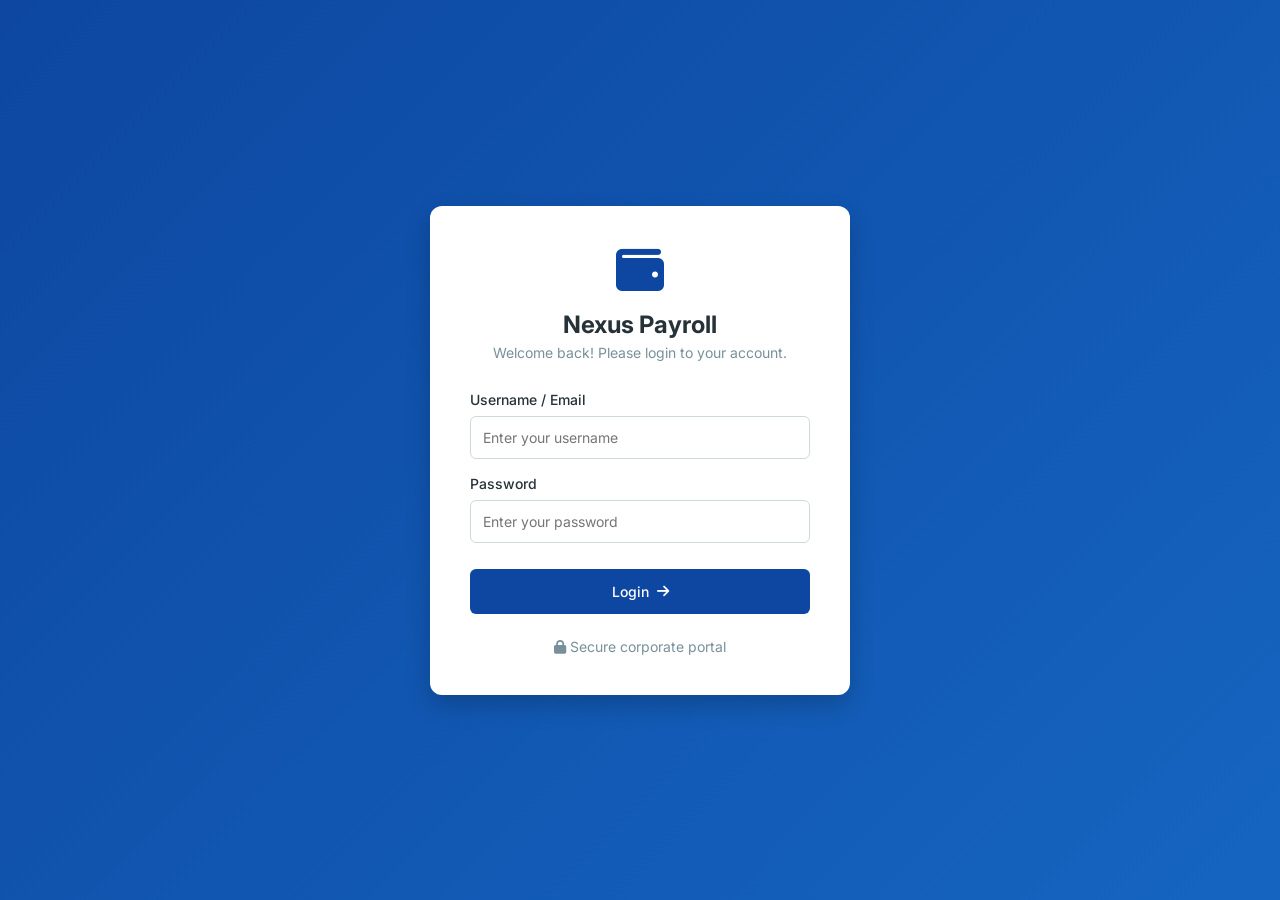
<file: index.html>
<!DOCTYPE html>
<html lang="en">
<head>
    <meta charset="UTF-8">
    <meta name="viewport" content="width=device-width, initial-scale=1.0">
    <title>Login - Payroll Management System</title>
    <!-- Use FontAwesome for icons -->
    <link rel="stylesheet" href="https://cdnjs.cloudflare.com/ajax/libs/font-awesome/6.4.0/css/all.min.css">
    <link rel="stylesheet" href="css/style.css">
</head>
<body class="login-body">

    <div class="login-container">
        <div class="login-header">
            <i class="fas fa-wallet"></i>
            <h1>Nexus Payroll</h1>
            <p>Welcome back! Please login to your account.</p>
        </div>
        
        <form id="loginForm">
            <div class="form-group" style="text-align: left;">
                <label for="username">Username / Email</label>
                <input type="text" id="username" class="form-control" placeholder="Enter your username" required>
            </div>
            <div class="form-group" style="text-align: left;">
                <label for="password">Password</label>
                <input type="password" id="password" class="form-control" placeholder="Enter your password" required>
            </div>
            
            <button type="submit" class="btn btn-primary" style="width: 100%; justify-content: center; margin-top: 10px; padding: 14px;">
                Login <i class="fas fa-arrow-right"></i>
            </button>
        </form>
        
        <p style="margin-top: 24px; color: var(--text-light); font-size: 14px;">
            <i class="fas fa-lock"></i> Secure corporate portal
        </p>
    </div>

    <script src="js/main.js"></script>
</body>
</html>
</file>
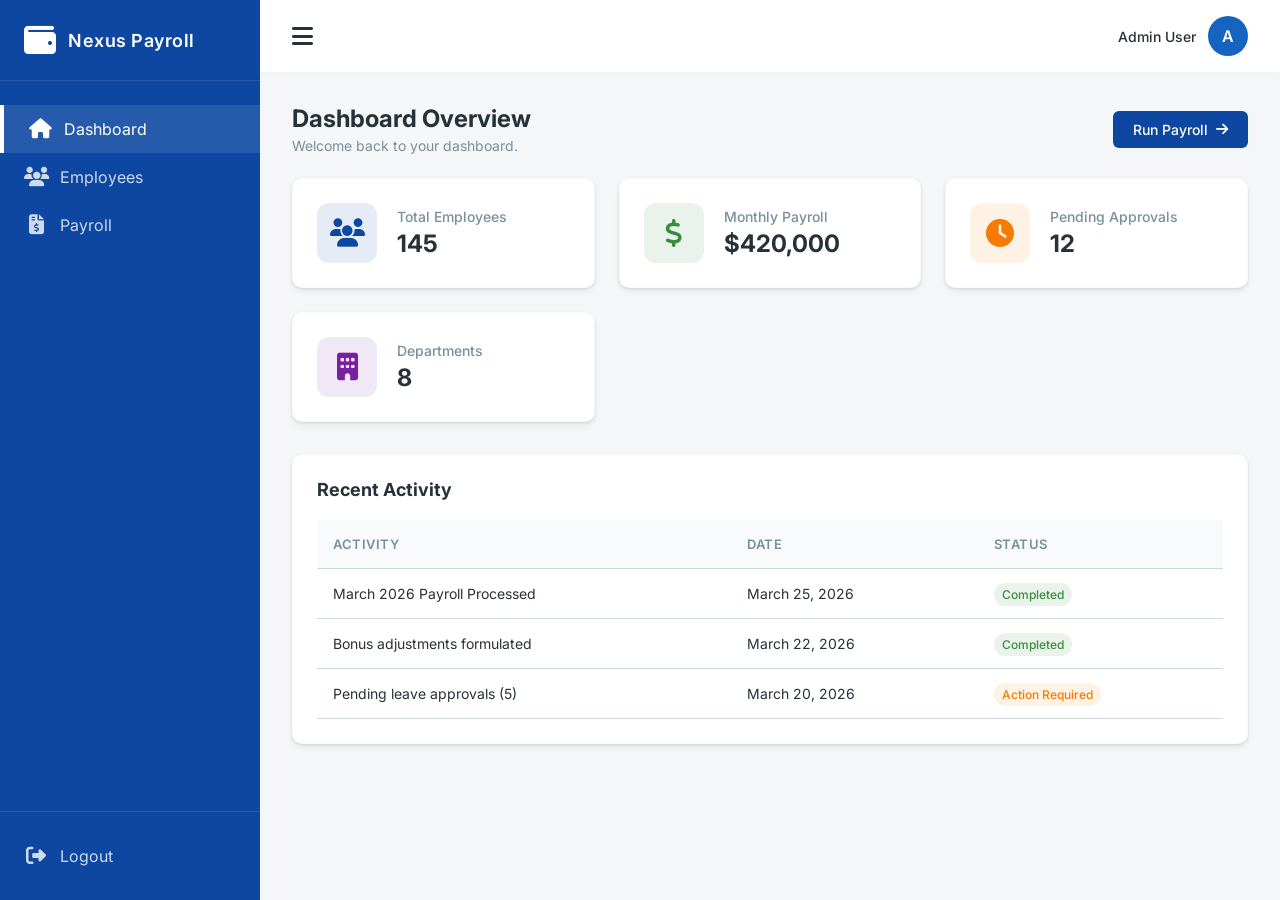
<file: dashboard.html>
<!DOCTYPE html>
<html lang="en">
<head>
    <meta charset="UTF-8">
    <meta name="viewport" content="width=device-width, initial-scale=1.0">
    <title>Dashboard - Payroll Management System</title>
    <link rel="stylesheet" href="https://cdnjs.cloudflare.com/ajax/libs/font-awesome/6.4.0/css/all.min.css">
    <link rel="stylesheet" href="css/style.css">
</head>
<body>

    <!-- Sidebar -->
    <aside class="sidebar" id="sidebar">
        <div class="sidebar-header">
            <i class="fas fa-wallet fa-2x"></i>
            <h2>Nexus Payroll</h2>
        </div>
        <nav class="sidebar-nav">
            <a href="dashboard.html" class="nav-item active">
                <i class="fas fa-home"></i> Dashboard
            </a>
            <a href="employees.html" class="nav-item">
                <i class="fas fa-users"></i> Employees
            </a>
            <a href="payroll.html" class="nav-item">
                <i class="fas fa-file-invoice-dollar"></i> Payroll
            </a>
        </nav>
        <div class="sidebar-footer">
            <a href="index.html" class="nav-item">
                <i class="fas fa-sign-out-alt"></i> Logout
            </a>
        </div>
    </aside>

    <!-- Main Content -->
    <main class="main-content">
        <header class="topbar">
            <button class="menu-toggle" id="menuToggle">
                <i class="fas fa-bars"></i>
            </button>
            <div class="user-profile">
                <span style="font-weight: 500; font-size: 14px;">Admin User</span>
                <div class="avatar">A</div>
            </div>
        </header>

        <div class="page-header">
            <div>
                <h1 style="font-size: 24px; color: var(--text-dark);">Dashboard Overview</h1>
                <p style="color: var(--text-light); font-size: 14px; margin-top: 4px;">Welcome back to your dashboard.</p>
            </div>
            <a href="payroll.html" class="btn btn-primary">Run Payroll <i class="fas fa-arrow-right"></i></a>
        </div>

        <div class="dashboard-grid">
            <div class="card widget-card">
                <div class="widget-icon">
                    <i class="fas fa-users"></i>
                </div>
                <div class="widget-info">
                    <h3>Total Employees</h3>
                    <p>145</p>
                </div>
            </div>
            <div class="card widget-card">
                <div class="widget-icon" style="color: var(--success); background: rgba(56, 142, 60, 0.1);">
                    <i class="fas fa-dollar-sign"></i>
                </div>
                <div class="widget-info">
                    <h3>Monthly Payroll</h3>
                    <p>$420,000</p>
                </div>
            </div>
            <div class="card widget-card">
                <div class="widget-icon" style="color: #F57C00; background: rgba(245, 124, 0, 0.1);">
                    <i class="fas fa-clock"></i>
                </div>
                <div class="widget-info">
                    <h3>Pending Approvals</h3>
                    <p>12</p>
                </div>
            </div>
            <div class="card widget-card">
                <div class="widget-icon" style="color: #7B1FA2; background: rgba(123, 31, 162, 0.1);">
                    <i class="fas fa-building"></i>
                </div>
                <div class="widget-info">
                    <h3>Departments</h3>
                    <p>8</p>
                </div>
            </div>
        </div>
        
        <div class="card">
            <h2 style="font-size: 18px; margin-bottom: 20px;">Recent Activity</h2>
            <div class="table-responsive">
                <table>
                    <thead>
                        <tr>
                            <th>Activity</th>
                            <th>Date</th>
                            <th>Status</th>
                        </tr>
                    </thead>
                    <tbody>
                        <tr>
                            <td>March 2026 Payroll Processed</td>
                            <td>March 25, 2026</td>
                            <td><span class="badge badge-success">Completed</span></td>
                        </tr>
                        <tr>
                            <td>Bonus adjustments formulated</td>
                            <td>March 22, 2026</td>
                            <td><span class="badge badge-success">Completed</span></td>
                        </tr>
                        <tr>
                            <td>Pending leave approvals (5)</td>
                            <td>March 20, 2026</td>
                            <td><span class="badge" style="background: rgba(245, 124, 0, 0.1); color: #F57C00;">Action Required</span></td>
                        </tr>
                    </tbody>
                </table>
            </div>
        </div>

    </main>

    <script src="js/main.js"></script>
</body>
</html>
</file>
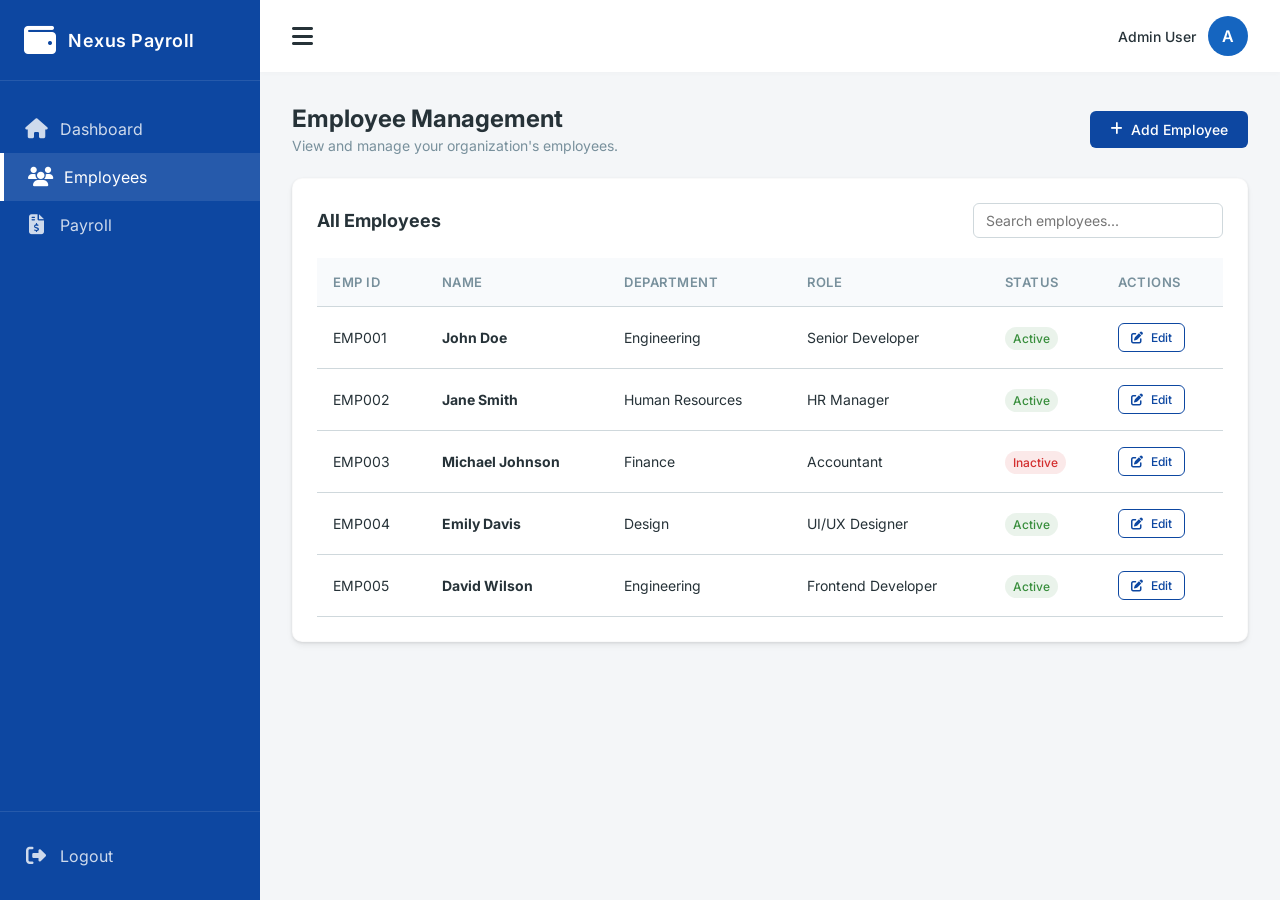
<file: employees.html>
<!DOCTYPE html>
<html lang="en">
<head>
    <meta charset="UTF-8">
    <meta name="viewport" content="width=device-width, initial-scale=1.0">
    <title>Employees - Payroll Management System</title>
    <link rel="stylesheet" href="https://cdnjs.cloudflare.com/ajax/libs/font-awesome/6.4.0/css/all.min.css">
    <link rel="stylesheet" href="css/style.css">
</head>
<body>

    <!-- Sidebar -->
    <aside class="sidebar" id="sidebar">
        <div class="sidebar-header">
            <i class="fas fa-wallet fa-2x"></i>
            <h2>Nexus Payroll</h2>
        </div>
        <nav class="sidebar-nav">
            <a href="dashboard.html" class="nav-item">
                <i class="fas fa-home"></i> Dashboard
            </a>
            <a href="employees.html" class="nav-item active">
                <i class="fas fa-users"></i> Employees
            </a>
            <a href="payroll.html" class="nav-item">
                <i class="fas fa-file-invoice-dollar"></i> Payroll
            </a>
        </nav>
        <div class="sidebar-footer">
            <a href="index.html" class="nav-item">
                <i class="fas fa-sign-out-alt"></i> Logout
            </a>
        </div>
    </aside>

    <!-- Main Content -->
    <main class="main-content">
        <header class="topbar">
            <button class="menu-toggle" id="menuToggle">
                <i class="fas fa-bars"></i>
            </button>
            <div class="user-profile">
                <span style="font-weight: 500; font-size: 14px;">Admin User</span>
                <div class="avatar">A</div>
            </div>
        </header>

        <div class="page-header">
            <div>
                <h1 style="font-size: 24px; color: var(--text-dark);">Employee Management</h1>
                <p style="color: var(--text-light); font-size: 14px; margin-top: 4px;">View and manage your organization's employees.</p>
            </div>
            <button class="btn btn-primary"><i class="fas fa-plus"></i> Add Employee</button>
        </div>

        <div class="card">
            <div style="display: flex; justify-content: space-between; margin-bottom: 20px; align-items: center;">
                <h2 style="font-size: 18px;">All Employees</h2>
                <div>
                    <input type="text" class="form-control" placeholder="Search employees..." style="width: 250px; padding: 8px 12px;">
                </div>
            </div>
            <div class="table-responsive">
                <table>
                    <thead>
                        <tr>
                            <th>EMP ID</th>
                            <th>Name</th>
                            <th>Department</th>
                            <th>Role</th>
                            <th>Status</th>
                            <th>Actions</th>
                        </tr>
                    </thead>
                    <tbody id="employeeTableBody">
                        <!-- Populated by JS -->
                    </tbody>
                </table>
            </div>
        </div>

    </main>

    <script src="js/main.js"></script>
</body>
</html>
</file>
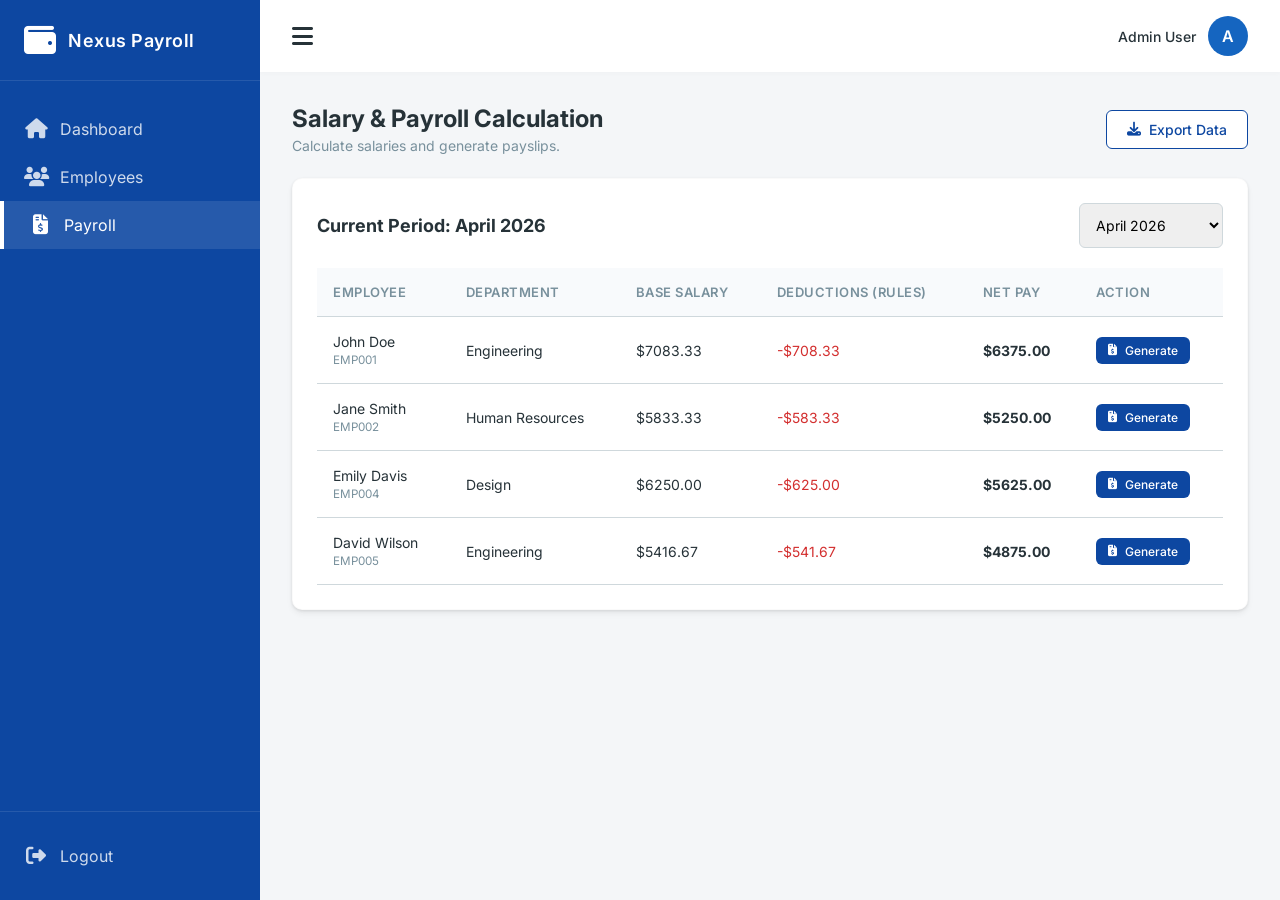
<file: payroll.html>
<!DOCTYPE html>
<html lang="en">
<head>
    <meta charset="UTF-8">
    <meta name="viewport" content="width=device-width, initial-scale=1.0">
    <title>Payroll - Payroll Management System</title>
    <link rel="stylesheet" href="https://cdnjs.cloudflare.com/ajax/libs/font-awesome/6.4.0/css/all.min.css">
    <link rel="stylesheet" href="css/style.css">
</head>
<body>

    <!-- Sidebar -->
    <aside class="sidebar" id="sidebar">
        <div class="sidebar-header">
            <i class="fas fa-wallet fa-2x"></i>
            <h2>Nexus Payroll</h2>
        </div>
        <nav class="sidebar-nav">
            <a href="dashboard.html" class="nav-item">
                <i class="fas fa-home"></i> Dashboard
            </a>
            <a href="employees.html" class="nav-item">
                <i class="fas fa-users"></i> Employees
            </a>
            <a href="payroll.html" class="nav-item active">
                <i class="fas fa-file-invoice-dollar"></i> Payroll
            </a>
        </nav>
        <div class="sidebar-footer">
            <a href="index.html" class="nav-item">
                <i class="fas fa-sign-out-alt"></i> Logout
            </a>
        </div>
    </aside>

    <!-- Main Content -->
    <main class="main-content">
        <header class="topbar">
            <button class="menu-toggle" id="menuToggle">
                <i class="fas fa-bars"></i>
            </button>
            <div class="user-profile">
                <span style="font-weight: 500; font-size: 14px;">Admin User</span>
                <div class="avatar">A</div>
            </div>
        </header>

        <div class="page-header">
            <div>
                <h1 style="font-size: 24px; color: var(--text-dark);">Salary & Payroll Calculation</h1>
                <p style="color: var(--text-light); font-size: 14px; margin-top: 4px;">Calculate salaries and generate payslips.</p>
            </div>
            <button class="btn btn-secondary"><i class="fas fa-download"></i> Export Data</button>
        </div>

        <div class="card">
            <div style="display: flex; justify-content: space-between; margin-bottom: 20px; align-items: center;">
                <h2 style="font-size: 18px;">Current Period: April 2026</h2>
                <div>
                    <select class="form-control" style="width: auto; display: inline-block;">
                        <option>April 2026</option>
                        <option>March 2026</option>
                        <option>February 2026</option>
                    </select>
                </div>
            </div>
            <div class="table-responsive">
                <table>
                    <thead>
                        <tr>
                            <th>Employee</th>
                            <th>Department</th>
                            <th>Base Salary</th>
                            <th>Deductions (Rules)</th>
                            <th>Net Pay</th>
                            <th>Action</th>
                        </tr>
                    </thead>
                    <tbody id="payrollTableBody">
                        <!-- Populated by JS -->
                    </tbody>
                </table>
            </div>
        </div>

    </main>

    <script src="js/main.js"></script>
</body>
</html>
</file>
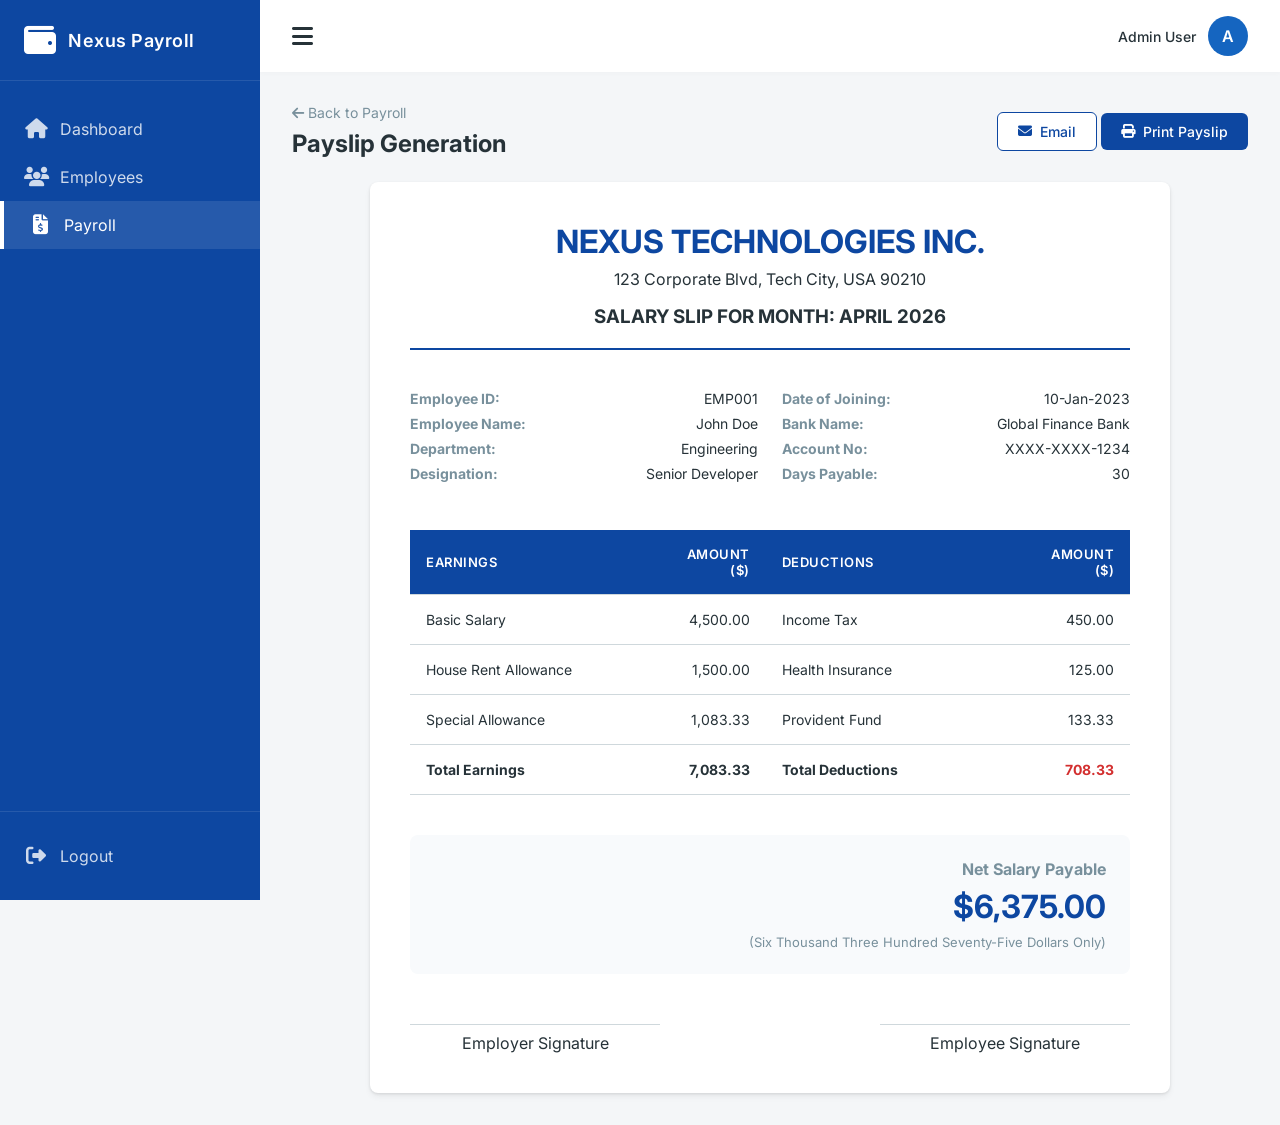
<file: payslip.html>
<!DOCTYPE html>
<html lang="en">
<head>
    <meta charset="UTF-8">
    <meta name="viewport" content="width=device-width, initial-scale=1.0">
    <title>Payslip - Payroll Management System</title>
    <link rel="stylesheet" href="https://cdnjs.cloudflare.com/ajax/libs/font-awesome/6.4.0/css/all.min.css">
    <link rel="stylesheet" href="css/style.css">
</head>
<body>

    <!-- Sidebar -->
    <aside class="sidebar" id="sidebar">
        <div class="sidebar-header">
            <i class="fas fa-wallet fa-2x"></i>
            <h2>Nexus Payroll</h2>
        </div>
        <nav class="sidebar-nav">
            <a href="dashboard.html" class="nav-item">
                <i class="fas fa-home"></i> Dashboard
            </a>
            <a href="employees.html" class="nav-item">
                <i class="fas fa-users"></i> Employees
            </a>
            <a href="payroll.html" class="nav-item active">
                <i class="fas fa-file-invoice-dollar"></i> Payroll
            </a>
        </nav>
        <div class="sidebar-footer">
            <a href="index.html" class="nav-item">
                <i class="fas fa-sign-out-alt"></i> Logout
            </a>
        </div>
    </aside>

    <!-- Main Content -->
    <main class="main-content">
        <header class="topbar">
            <button class="menu-toggle" id="menuToggle">
                <i class="fas fa-bars"></i>
            </button>
            <div class="user-profile">
                <span style="font-weight: 500; font-size: 14px;">Admin User</span>
                <div class="avatar">A</div>
            </div>
        </header>

        <div class="page-header">
            <div>
                <a href="payroll.html" style="text-decoration: none; color: var(--text-light); font-size: 14px; margin-bottom: 8px; display: block;">
                    <i class="fas fa-arrow-left"></i> Back to Payroll
                </a>
                <h1 style="font-size: 24px; color: var(--text-dark);">Payslip Generation</h1>
            </div>
            <div>
                <button class="btn btn-secondary"><i class="fas fa-envelope"></i> Email</button>
                <button class="btn btn-primary" id="btnPrint"><i class="fas fa-print"></i> Print Payslip</button>
            </div>
        </div>

        <div class="payslip-container">
            <div class="payslip-header">
                <h1>NEXUS TECHNOLOGIES INC.</h1>
                <p>123 Corporate Blvd, Tech City, USA 90210</p>
                <h3 style="margin-top: 16px; color: var(--text-dark);">SALARY SLIP FOR MONTH: APRIL 2026</h3>
            </div>

            <div class="payslip-details">
                <div>
                    <div class="detail-group">
                        <strong>Employee ID:</strong> <span>EMP001</span>
                    </div>
                    <div class="detail-group">
                        <strong>Employee Name:</strong> <span>John Doe</span>
                    </div>
                    <div class="detail-group">
                        <strong>Department:</strong> <span>Engineering</span>
                    </div>
                    <div class="detail-group">
                        <strong>Designation:</strong> <span>Senior Developer</span>
                    </div>
                </div>
                <div>
                    <div class="detail-group">
                        <strong>Date of Joining:</strong> <span>10-Jan-2023</span>
                    </div>
                    <div class="detail-group">
                        <strong>Bank Name:</strong> <span>Global Finance Bank</span>
                    </div>
                    <div class="detail-group">
                        <strong>Account No:</strong> <span>XXXX-XXXX-1234</span>
                    </div>
                    <div class="detail-group">
                        <strong>Days Payable:</strong> <span>30</span>
                    </div>
                </div>
            </div>

            <table class="salary-table">
                <thead>
                    <tr>
                        <th style="width: 50%;">Earnings</th>
                        <th style="text-align: right;">Amount ($)</th>
                        <th style="width: 50%;">Deductions</th>
                        <th style="text-align: right;">Amount ($)</th>
                    </tr>
                </thead>
                <tbody>
                    <tr>
                        <td>Basic Salary</td>
                        <td style="text-align: right;">4,500.00</td>
                        <td>Income Tax</td>
                        <td style="text-align: right;">450.00</td>
                    </tr>
                    <tr>
                        <td>House Rent Allowance</td>
                        <td style="text-align: right;">1,500.00</td>
                        <td>Health Insurance</td>
                        <td style="text-align: right;">125.00</td>
                    </tr>
                    <tr>
                        <td>Special Allowance</td>
                        <td style="text-align: right;">1,083.33</td>
                        <td>Provident Fund</td>
                        <td style="text-align: right;">133.33</td>
                    </tr>
                    <tr>
                        <td><strong>Total Earnings</strong></td>
                        <td style="text-align: right;"><strong>7,083.33</strong></td>
                        <td><strong>Total Deductions</strong></td>
                        <td style="text-align: right; color: var(--danger);"><strong>708.33</strong></td>
                    </tr>
                </tbody>
            </table>

            <div class="net-pay">
                <h3>Net Salary Payable</h3>
                <h2>$6,375.00</h2>
                <p style="font-size: 13px; color: var(--text-light); margin-top: 8px;">(Six Thousand Three Hundred Seventy-Five Dollars Only)</p>
            </div>
            
            <div style="margin-top: 50px; display: flex; justify-content: space-between; text-align: center;">
                <div style="width: 250px; border-top: 1px solid var(--border); padding-top: 8px;">Employer Signature</div>
                <div style="width: 250px; border-top: 1px solid var(--border); padding-top: 8px;">Employee Signature</div>
            </div>
        </div>

    </main>

    <script src="js/main.js"></script>
</body>
</html>
</file>
<file: css/style.css>
@import url('https://fonts.googleapis.com/css2?family=Inter:wght@300;400;500;600;700&display=swap');

:root {
    --primary-color: #0D47A1;
    --primary-light: #1565C0;
    --primary-dark: #0A3375;
    --secondary-color: #ECEFF1;
    --text-dark: #263238;
    --text-light: #78909C;
    --bg-color: #F4F6F8;
    --white: #FFFFFF;
    --danger: #D32F2F;
    --success: #388E3C;
    --border: #CFD8DC;
    --sidebar-width: 260px;
    --box-shadow: 0 4px 6px rgba(0, 0, 0, 0.05), 0 1px 3px rgba(0, 0, 0, 0.1);
    --transition: all 0.3s ease;
}

* {
    margin: 0;
    padding: 0;
    box-sizing: border-box;
    font-family: 'Inter', sans-serif;
}

body {
    background-color: var(--bg-color);
    color: var(--text-dark);
    display: flex;
    min-height: 100vh;
}

/* Utilities */
.btn {
    padding: 10px 20px;
    border: none;
    border-radius: 6px;
    cursor: pointer;
    font-weight: 500;
    font-size: 14px;
    transition: var(--transition);
    display: inline-flex;
    align-items: center;
    gap: 8px;
    text-decoration: none;
}

.btn-primary {
    background-color: var(--primary-color);
    color: var(--white);
}

.btn-primary:hover {
    background-color: var(--primary-dark);
    transform: translateY(-1px);
    box-shadow: var(--box-shadow);
}

.btn-secondary {
    background-color: var(--white);
    color: var(--primary-color);
    border: 1px solid var(--primary-color);
}

.btn-secondary:hover {
    background-color: var(--secondary-color);
}

.btn-danger {
    background-color: var(--danger);
    color: var(--white);
}

.card {
    background: var(--white);
    border-radius: 10px;
    padding: 24px;
    box-shadow: var(--box-shadow);
    border: 1px solid rgba(0,0,0,0.02);
}

.page-header {
    display: flex;
    justify-content: space-between;
    align-items: center;
    margin-bottom: 24px;
}

/* Form Styles */
.form-group {
    margin-bottom: 16px;
}

.form-group label {
    display: block;
    margin-bottom: 8px;
    font-weight: 500;
    font-size: 14px;
    color: var(--text-dark);
}

.form-control {
    width: 100%;
    padding: 12px;
    border: 1px solid var(--border);
    border-radius: 6px;
    font-size: 14px;
    transition: var(--transition);
}

.form-control:focus {
    outline: none;
    border-color: var(--primary-color);
    box-shadow: 0 0 0 3px rgba(13, 71, 161, 0.1);
}

/* Login Page Specific */
.login-body {
    display: flex;
    justify-content: center;
    align-items: center;
    background: linear-gradient(135deg, var(--primary-color) 0%, var(--primary-light) 100%);
    min-height: 100vh;
}

.login-container {
    width: 100%;
    max-width: 420px;
    background: var(--white);
    padding: 40px;
    border-radius: 12px;
    box-shadow: 0 10px 25px rgba(0, 0, 0, 0.2);
    text-align: center;
}

.login-header {
    margin-bottom: 30px;
}

.login-header i {
    font-size: 48px;
    color: var(--primary-color);
    margin-bottom: 16px;
}

.login-header h1 {
    font-size: 24px;
    color: var(--text-dark);
    font-weight: 700;
}

.login-header p {
    color: var(--text-light);
    font-size: 14px;
    margin-top: 5px;
}

/* Layout - Sidebar */
.sidebar {
    width: var(--sidebar-width);
    background-color: var(--primary-color);
    color: var(--white);
    height: 100vh;
    position: fixed;
    left: 0;
    top: 0;
    transition: var(--transition);
    z-index: 1000;
    display: flex;
    flex-direction: column;
}

.sidebar.collapsed {
    transform: translateX(-100%);
}

.sidebar-header {
    padding: 24px;
    display: flex;
    align-items: center;
    gap: 12px;
    border-bottom: 1px solid rgba(255, 255, 255, 0.1);
}

.sidebar-header h2 {
    font-size: 18px;
    font-weight: 600;
    letter-spacing: 0.5px;
}

.sidebar-nav {
    padding: 24px 0;
    flex: 1;
}

.nav-item {
    display: flex;
    align-items: center;
    padding: 14px 24px;
    color: rgba(255, 255, 255, 0.8);
    text-decoration: none;
    transition: var(--transition);
    gap: 12px;
}

.nav-item i {
    font-size: 20px;
    width: 24px;
    text-align: center;
}

.nav-item:hover, .nav-item.active {
    background-color: rgba(255, 255, 255, 0.1);
    color: var(--white);
    border-left: 4px solid var(--white);
}

.sidebar-footer {
    padding: 24px;
    border-top: 1px solid rgba(255, 255, 255, 0.1);
}

.sidebar-footer .nav-item {
    padding: 10px 0;
}
.sidebar-footer .nav-item:hover {
    background-color: transparent;
    border-left: none;
    color: var(--white);
}

/* Main Content Area */
.main-content {
    flex: 1;
    margin-left: var(--sidebar-width);
    padding: 32px;
    width: calc(100% - var(--sidebar-width));
    transition: var(--transition);
}

.main-content.expanded {
    margin-left: 0;
    width: 100%;
}

.topbar {
    display: flex;
    justify-content: space-between;
    align-items: center;
    background: var(--white);
    padding: 16px 32px;
    box-shadow: 0 2px 4px rgba(0,0,0,0.02);
    margin: -32px -32px 32px -32px; /* Pull into padding */
}

.menu-toggle {
    background: none;
    border: none;
    font-size: 24px;
    color: var(--text-dark);
    cursor: pointer;
}

.user-profile {
    display: flex;
    align-items: center;
    gap: 12px;
}

.avatar {
    width: 40px;
    height: 40px;
    border-radius: 50%;
    background-color: var(--primary-light);
    color: var(--white);
    display: flex;
    align-items: center;
    justify-content: center;
    font-weight: 600;
}

/* Dashboard Widgets */
.dashboard-grid {
    display: grid;
    grid-template-columns: repeat(auto-fit, minmax(240px, 1fr));
    gap: 24px;
    margin-bottom: 32px;
}

.widget-card {
    display: flex;
    align-items: center;
    gap: 20px;
}

.widget-icon {
    width: 60px;
    height: 60px;
    border-radius: 12px;
    background: rgba(13, 71, 161, 0.1);
    color: var(--primary-color);
    display: flex;
    align-items: center;
    justify-content: center;
    font-size: 28px;
}

.widget-info h3 {
    font-size: 14px;
    color: var(--text-light);
    margin-bottom: 4px;
    font-weight: 500;
}

.widget-info p {
    font-size: 24px;
    font-weight: 700;
    color: var(--text-dark);
}

/* Tables */
.table-responsive {
    overflow-x: auto;
}

table {
    width: 100%;
    border-collapse: collapse;
}

th, td {
    padding: 16px;
    text-align: left;
    border-bottom: 1px solid var(--border);
}

th {
    background-color: #F8FAFC;
    color: var(--text-light);
    font-weight: 600;
    font-size: 13px;
    text-transform: uppercase;
    letter-spacing: 0.5px;
}

td {
    color: var(--text-dark);
    font-size: 14px;
}

tbody tr:hover {
    background-color: rgba(0,0,0,0.01);
}

.badge {
    padding: 4px 8px;
    border-radius: 12px;
    font-size: 12px;
    font-weight: 500;
}

.badge-success {
    background: rgba(56, 142, 60, 0.1);
    color: var(--success);
}
.badge-danger {
    background: rgba(211, 47, 47, 0.1);
    color: var(--danger);
}

/* Payslip Specific */
.payslip-container {
    max-width: 800px;
    margin: 0 auto;
    background: var(--white);
    padding: 40px;
    border-radius: 8px;
    box-shadow: var(--box-shadow);
}

.payslip-header {
    text-align: center;
    margin-bottom: 40px;
    padding-bottom: 20px;
    border-bottom: 2px solid var(--primary-color);
}

.payslip-header h1 {
    color: var(--primary-color);
    margin-bottom: 8px;
}

.payslip-details {
    display: grid;
    grid-template-columns: 1fr 1fr;
    gap: 24px;
    margin-bottom: 40px;
}

.detail-group {
    display: flex;
    justify-content: space-between;
    margin-bottom: 8px;
    font-size: 14px;
}

.detail-group strong {
    color: var(--text-light);
}

.salary-table {
    margin-bottom: 40px;
}

.salary-table th {
    background-color: var(--primary-color);
    color: var(--white);
}

.net-pay {
    background: #F8FAFC;
    padding: 24px;
    border-radius: 8px;
    text-align: right;
}

.net-pay h3 {
    color: var(--text-light);
    font-size: 16px;
    margin-bottom: 8px;
}

.net-pay h2 {
    color: var(--primary-color);
    font-size: 32px;
}

/* Responsive */
@media (max-width: 768px) {
    .sidebar {
        transform: translateX(-100%);
    }
    
    .sidebar.active {
        transform: translateX(0);
    }

    .main-content {
        margin-left: 0;
        width: 100%;
        padding: 16px;
    }
    
    .topbar {
        margin: -16px -16px 24px -16px;
        padding: 16px;
    }

    .payslip-details {
        grid-template-columns: 1fr;
    }
}

@media print {
    .sidebar, .topbar, .btn, .page-header { display: none !important; }
    .main-content { margin: 0 !important; padding: 0 !important; width: 100% !important; }
    .payslip-container { box-shadow: none !important; border: none; padding: 20px; }
    body { background-color: white; }
}
</file>
